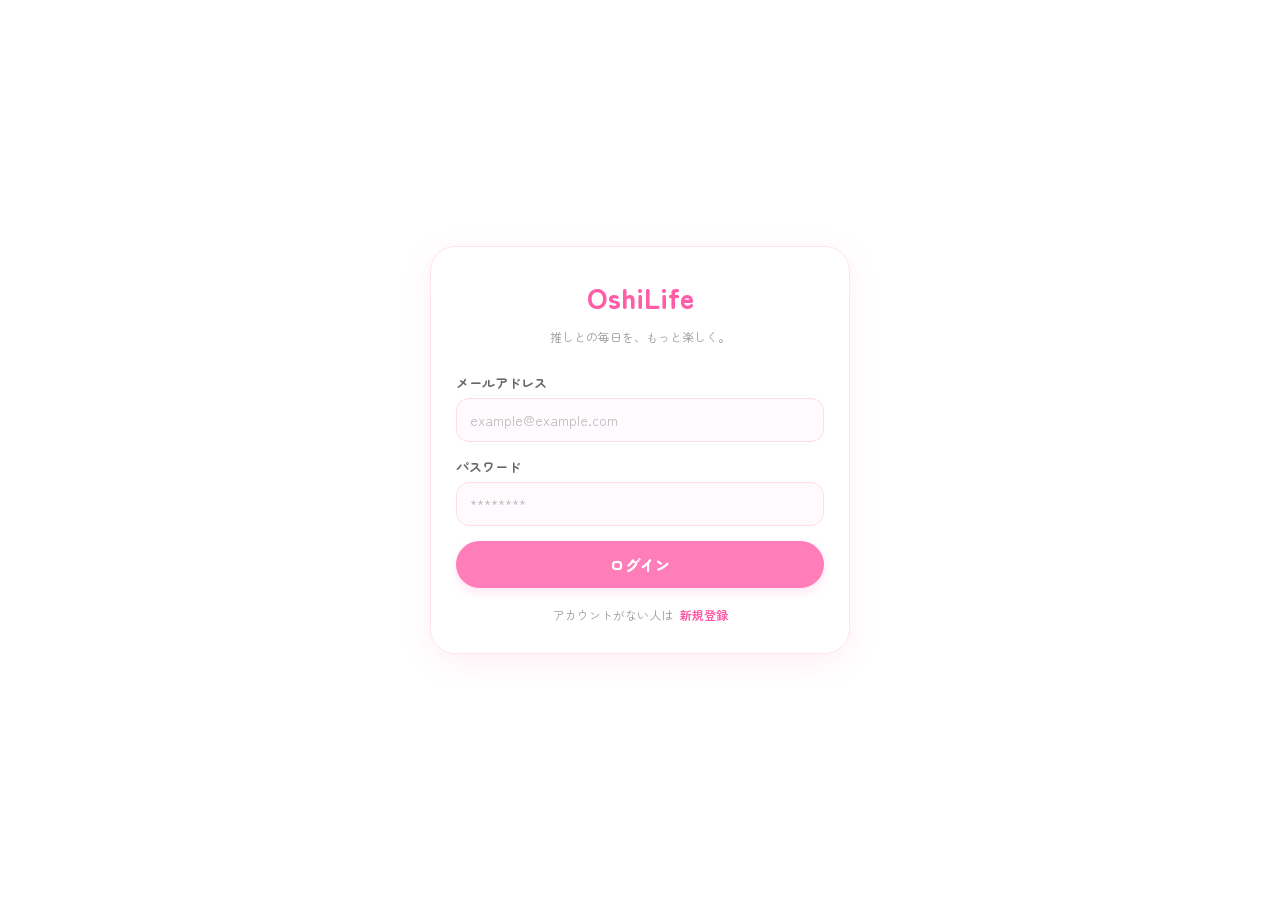
<file: templates/login.html>
<!DOCTYPE html>
<html lang="ja">
<head>
    <meta charset="UTF-8">
    <meta name="viewport" content="width=device-width, initial-scale=1.0">

    <title>OshiLog - ログイン</title>

    <!-- CSS -->
    <link rel="stylesheet" href="../css/style.css">

    <!-- Font Awesome -->
    <link rel="stylesheet"
        href="https://cdnjs.cloudflare.com/ajax/libs/font-awesome/6.4.0/css/all.min.css">

    <!-- Google Font -->
    <link href="https://fonts.googleapis.com/css2?family=Zen+Maru+Gothic:wght@400;700;900&display=swap"
        rel="stylesheet">
</head>

<body>

<div class="login-page">

    <div class="login-card">

        <h1 class="logo">
            OshiLife
        </h1>

        <p class="sub-title">
            推しとの毎日を、もっと楽しく。
        </p>

        <div class="form-group">

            <label>メールアドレス</label>

            <input
                type="email"
                id="login-email"
                placeholder="example@example.com">

        </div>

        <div class="form-group">

            <label>パスワード</label>

            <input
                type="password"
                id="login-password"
                placeholder="********">

        </div>

        <button
            class="cute-btn"
            onclick="login()">

            ログイン

        </button>

        <p class="register-link">

            アカウントがない人は

            <a href="register.html">

                新規登録

            </a>

        </p>

    </div>

</div>

<script src="../js/script.js"></script>

</body>
</html>
</file>
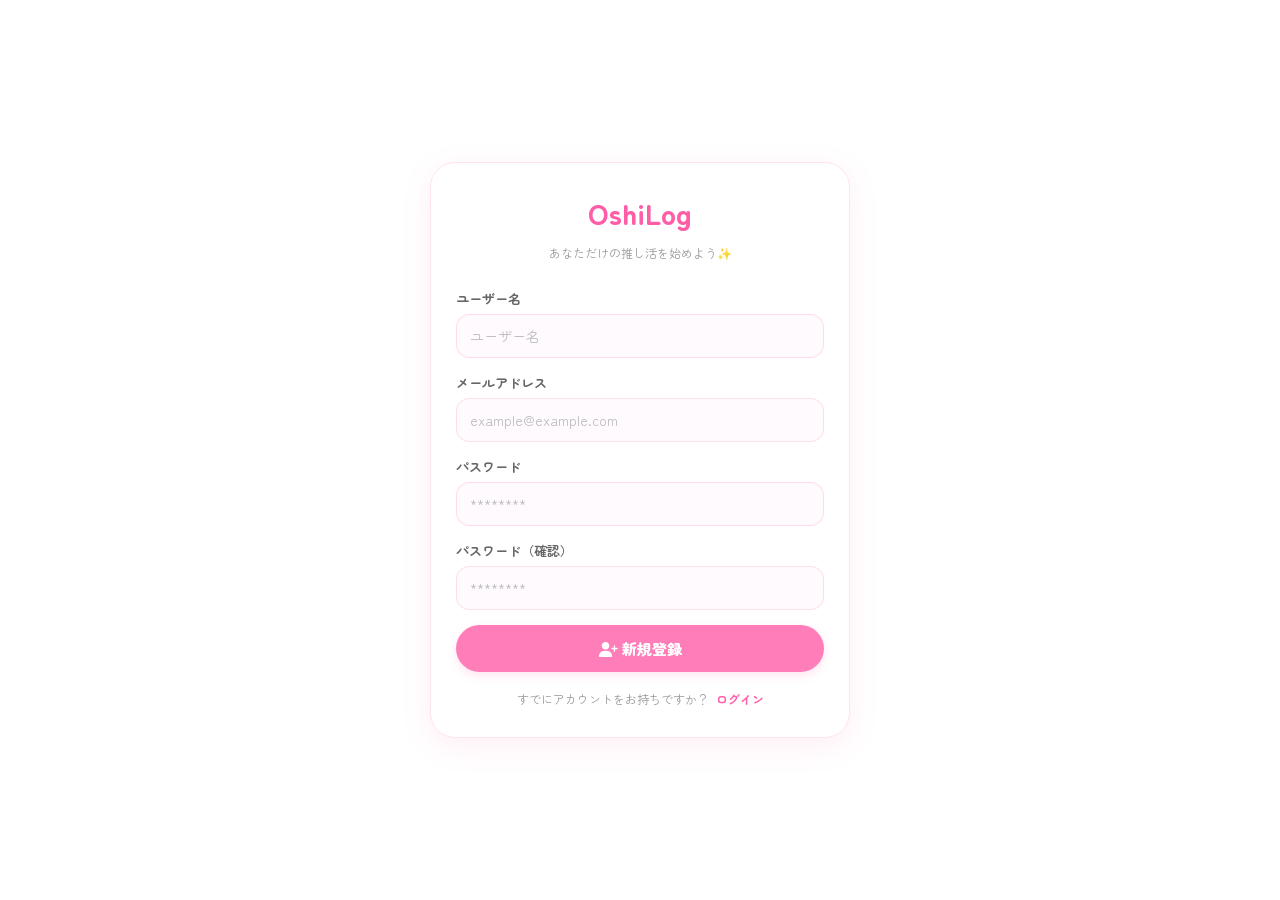
<file: templates/register.html>
<!DOCTYPE html>
<html lang="ja">

<head>
    <meta charset="UTF-8">
    <meta name="viewport" content="width=device-width, initial-scale=1.0">

    <title>OshiLog - 新規登録</title>

    <!-- CSS -->
    <link rel="stylesheet" href="../css/style.css">

    <!-- Font Awesome -->
    <link rel="stylesheet"
        href="https://cdnjs.cloudflare.com/ajax/libs/font-awesome/6.4.0/css/all.min.css">

    <!-- Google Font -->
    <link href="https://fonts.googleapis.com/css2?family=Zen+Maru+Gothic:wght@400;700;900&display=swap"
        rel="stylesheet">
</head>

<body>

    <div class="login-page">

        <div class="login-card">

            <!-- ロゴ -->
            <h1 class="logo">
                 OshiLog
            </h1>

            <p class="sub-title">
                あなただけの推し活を始めよう✨
            </p>


            <!-- ユーザー名 -->
            <div class="form-group">
                <label for="register-name">
                    ユーザー名
                </label>

                <input
                    type="text"
                    id="register-name"
                    placeholder="ユーザー名"
                    autocomplete="name">
            </div>


            <!-- メールアドレス -->
            <div class="form-group">
                <label for="register-email">
                    メールアドレス
                </label>

                <input
                    type="email"
                    id="register-email"
                    placeholder="example@example.com"
                    autocomplete="email">
            </div>


            <!-- パスワード -->
            <div class="form-group">
                <label for="register-password">
                    パスワード
                </label>

                <input
                    type="password"
                    id="register-password"
                    placeholder="********"
                    autocomplete="new-password">
            </div>


            <!-- パスワード確認 -->
            <div class="form-group">
                <label for="register-password2">
                    パスワード（確認）
                </label>

                <input
                    type="password"
                    id="register-password2"
                    placeholder="********"
                    autocomplete="new-password">
            </div>


            <!-- 新規登録ボタン -->
            <button
                type="button"
                class="cute-btn"
                onclick="register()">

                <i class="fa-solid fa-user-plus"></i>
                新規登録

            </button>


            <!-- ログイン画面へ -->
            <p class="register-link">

                すでにアカウントをお持ちですか？

                <a href="login.html">
                    ログイン
                </a>

            </p>

        </div>

    </div>


    <!-- JavaScript -->
    <script src="../js/script.js"></script>

</body>

</html>
</file>
<file: css/style.css>
/* =========================
   リセット
========================= */

*{
    box-sizing:border-box;
    margin:0;
    padding:0;
}

html{
    scroll-behavior:smooth;
}

body{
    font-family:"Zen Maru Gothic",sans-serif;

    /* 背景 */
    background-color:#fff5fa;
    background-position:center top;
    background-repeat:no-repeat;
    background-size:100% 100%;
    background-attachment:scroll;

    color:#555;
    min-height:100vh;
}

button,
input,
select,
textarea{
    font-family:inherit;
}

button{
    border:none;
    cursor:pointer;
}

a{
    color:inherit;
    text-decoration:none;
}

img{
    max-width:100%;
    display:block;
}


/* =========================
   アプリ全体
========================= */

.app-page{
    width:100%;
    max-width:500px;
    min-height:100vh;
    margin:0 auto;

    /* 背景画像を見せる */
    background:transparent;

    position:relative;
    padding-bottom:85px;
    overflow:hidden;
}

.main-content{
    padding:18px;
}


/* =========================
   ページヘッダー
========================= */

.page-header{
    width:100%;
    height:64px;
    display:flex;
    align-items:center;
    justify-content:space-between;
    padding:0 18px;

    background:rgba(255,255,255,.94);

    border-bottom:1px solid #ffe4ef;
    position:sticky;
    top:0;
    z-index:100;
}

.page-header h1{
    font-size:20px;
    font-weight:900;
    color:#ff5da8;
    text-align:center;
}

.page-header button{
    width:38px;
    height:38px;
    border-radius:50%;
    background:#fff0f7;
    color:#ff5da8;
    font-size:17px;
    transition:.2s;
}

.page-header button:hover{
    background:#ff7eb9;
    color:#fff;
}


/* =========================
   カード
========================= */

.cute-card{
    background:#fff;
    border-radius:22px;
    padding:20px;
    margin-bottom:18px;
    box-shadow:0 5px 18px rgba(255,126,185,.10);
    border:1px solid #ffe7f1;
}

.cute-card h2{
    color:#ff5da8;
    font-size:18px;
    font-weight:900;
    margin-bottom:14px;
}

.cute-card h3{
    color:#ff5da8;
    font-size:16px;
    margin-bottom:10px;
}

.cute-card p{
    line-height:1.7;
}


/* フォームの入力欄とボタンの間 */

.cute-card input + button,
.cute-card textarea + button,
.cute-card select + button{
    margin-top:10px;
}


/* ボタンが縦に並ぶ場合 */

.cute-card button + button{
    margin-top:10px;
}


/* =========================
   ボタン
========================= */

.cute-btn{
    width:100%;
    padding:13px 18px;
    border-radius:25px;
    background:#ff7eb9;
    color:#fff;
    font-size:15px;
    font-weight:900;
    box-shadow:0 4px 10px rgba(255,126,185,.20);
    transition:.2s;
}

.cute-btn:hover{
    background:#ff5da8;
    transform:translateY(-1px);
}

.cute-btn:active{
    transform:translateY(0);
}

.cute-btn.secondary{
    background:#fff0f7;
    color:#ff5da8;
}

.cute-btn.secondary:hover{
    background:#ffdbea;
}

.cute-btn.danger{
    background:#ff8f9f;
}

.cute-btn.small{
    width:auto;
    padding:8px 14px;
    font-size:12px;
}


/* =========================
   フォーム
========================= */

form{
    width:100%;
}

label{
    display:block;
    margin:13px 0 6px;
    color:#666;
    font-size:13px;
    font-weight:bold;
}

input,
select,
textarea{
    width:100%;
    border:1px solid #ffdce9;
    border-radius:13px;
    padding:11px 13px;
    background:#fffafd;
    color:#555;
    font-size:14px;
    outline:none;
    transition:.2s;
}

input:focus,
select:focus,
textarea:focus{
    border-color:#ff9bc5;
    box-shadow:0 0 0 3px rgba(255,155,197,.12);
    background:#fff;
}

textarea{
    resize:vertical;
    min-height:80px;
}

input::placeholder,
textarea::placeholder{
    color:#bbb;
}

select{
    appearance:auto;
}


/* =========================
   ホーム
========================= */

.home-header{
    padding:25px 20px 18px;
    text-align:center;
}

.home-header h1{
    color:#ff5da8;
    font-size:27px;
    font-weight:900;
}

.home-header p{
    margin-top:5px;
    color:#aaa;
    font-size:12px;
}

.home-welcome{
    background:linear-gradient(135deg,#fff0f7,#fff8fb);
    border-radius:25px;
    padding:22px;
    margin-bottom:18px;
    text-align:center;
}

.home-welcome h2{
    color:#ff5da8;
    font-size:20px;
    margin-bottom:7px;
}

.home-welcome p{
    color:#888;
    font-size:13px;
}


/* =========================
   ホーム メニュー
========================= */

.menu-grid{
    display:grid;
    grid-template-columns:repeat(2,1fr);
    gap:12px;
    margin-bottom:18px;
}

.menu-item{
    display:flex;
    flex-direction:column;
    align-items:center;
    justify-content:center;
    min-height:115px;
    padding:15px;
    border-radius:20px;
    background:#fff;
    border:1px solid #ffe2ee;
    box-shadow:0 4px 12px rgba(255,126,185,.08);
    color:#666;
    transition:.2s;
}

.menu-item:hover{
    transform:translateY(-3px);
    background:#fff8fc;
    box-shadow:0 7px 18px rgba(255,126,185,.14);
}

.menu-item i{
    font-size:28px;
    color:#ff7eb9;
    margin-bottom:9px;
}

.menu-item span{
    font-size:13px;
    font-weight:bold;
}


/* =========================
   ホーム 情報カード
========================= */

.home-info{
    display:flex;
    flex-direction:column;
    gap:12px;
}

.info-card{
    background:#fff;
    border:1px solid #ffe4ef;
    border-radius:20px;
    padding:16px;
}

.info-card-title{
    color:#ff5da8;
    font-size:14px;
    font-weight:bold;
    margin-bottom:7px;
}

.info-card-value{
    font-size:20px;
    color:#555;
    font-weight:900;
}


/* =========================
   推し関連
========================= */

.oshi-card{
    position:relative;
    overflow:hidden;
}

.oshi-name{
    color:#ff5da8;
    font-size:20px;
    font-weight:900;
}

.oshi-detail{
    margin-top:5px;
    color:#888;
    font-size:12px;
}

.oshi-list{
    display:flex;
    flex-direction:column;
    gap:10px;
}

.oshi-item{
    display:flex;
    align-items:center;
    justify-content:space-between;
    gap:10px;
    padding:12px;
    border-radius:15px;
    background:#fff8fc;
    border:1px solid #ffe5ef;
}

.oshi-item-info{
    flex:1;
    min-width:0;
}

.oshi-item-name{
    color:#ff5da8;
    font-weight:bold;
    font-size:14px;
}

.oshi-item-group{
    color:#999;
    font-size:11px;
    margin-top:3px;
}


/* =========================
   一覧
========================= */

.list-container{
    display:flex;
    flex-direction:column;
    gap:10px;
}

.list-card{
    position:relative;
    background:#fff8fc;
    border:1px solid #ffe3ef;
    border-radius:17px;
    padding:14px;
}

.list-card h3{
    color:#ff5da8;
    font-size:15px;
    margin-bottom:5px;
}

.list-card p{
    color:#666;
    font-size:12px;
    line-height:1.7;
}

.list-card .date{
    color:#aaa;
    font-size:11px;
    margin-bottom:5px;
}

.list-card .memo{
    margin-top:6px;
    white-space:pre-wrap;
}

.list-card-actions{
    display:flex;
    justify-content:flex-end;
    gap:7px;
    margin-top:10px;
}

.delete-btn{
    padding:7px 11px;
    border-radius:15px;
    background:#fff0f3;
    color:#ff7d91;
    font-size:11px;
}

.delete-btn:hover{
    background:#ffdce3;
}


/* =========================
   予定
========================= */

.schedule-item{
    background:#fff8fc;
    border-left:4px solid #ff7eb9;
    border-radius:15px;
    padding:13px;
    margin-bottom:10px;
}

.schedule-item h3{
    color:#ff5da8;
    font-size:15px;
}

.schedule-item .schedule-time{
    color:#888;
    font-size:12px;
    margin-top:4px;
}

.schedule-item .schedule-place{
    color:#888;
    font-size:12px;
    margin-top:3px;
}


/* =========================
   ログ
========================= */

.log-item{
    overflow:hidden;
}

.log-image{
    width:100%;
    max-height:250px;
    object-fit:cover;
    border-radius:15px;
    margin-bottom:12px;
}

.log-feeling{
    display:inline-block;
    padding:4px 10px;
    border-radius:15px;
    background:#f0e8ff;
    color:#8055d6;
    font-size:11px;
    font-weight:bold;
    margin-top:5px;
}


/* =========================
   グッズ
========================= */

.goods-item{
    display:flex;
    align-items:center;
    justify-content:space-between;
    gap:12px;
}

.goods-info{
    flex:1;
    min-width:0;
}

.goods-name{
    color:#ff5da8;
    font-size:15px;
    font-weight:bold;
}

.goods-category{
    display:inline-block;
    margin-top:4px;
    padding:3px 8px;
    border-radius:10px;
    background:#eafff1;
    color:#3e9d65;
    font-size:10px;
}

.goods-price{
    color:#666;
    font-weight:bold;
    font-size:13px;
}


/* =========================
   お金
========================= */

.money-summary{
    text-align:center;
    background:linear-gradient(135deg,#fff8e8,#fffdf6);
    border-radius:20px;
    padding:20px;
    margin-bottom:18px;
}

.money-summary-title{
    color:#bd8a16;
    font-size:13px;
    font-weight:bold;
}

#total-money{
    color:#bd8a16;
    font-size:28px;
    font-weight:900;
    margin-top:5px;
}

.money-item{
    border-left:4px solid #f0c95d;
    background:#fffaf0;
    border-radius:15px;
    padding:13px;
    margin-bottom:10px;
}

.money-item h3{
    color:#bd8a16;
}

.money-item-price{
    font-size:16px;
    font-weight:900;
    color:#777;
}


/* =========================
   プロフィール
========================= */

.profile-card{
    text-align:center;
}

.profile-image-wrap{
    width:100px;
    height:100px;
    margin:5px auto 15px;
    border-radius:50%;
    overflow:hidden;
    background:#fff0f7;
    border:4px solid #ffd4e6;
}

.profile-image-wrap img{
    width:100%;
    height:100%;
    object-fit:cover;
}

.profile-name{
    color:#ff5da8;
    font-size:20px;
    font-weight:900;
}

.profile-message{
    color:#999;
    font-size:12px;
    margin-top:4px;
}


/* =========================
   タブバー
========================= */

.tab-bar{
    position:fixed;
    bottom:0;
    left:50%;
    transform:translateX(-50%);
    width:100%;
    max-width:500px;
    height:70px;

    display:flex;
    align-items:center;
    justify-content:space-around;

    background:rgba(255,255,255,.97);

    border-top:1px solid #ffe0ec;
    box-shadow:0 -5px 18px rgba(255,126,185,.08);

    z-index:1000;
}

.tab{
    flex:1;
    height:100%;
    display:flex;
    flex-direction:column;
    align-items:center;
    justify-content:center;
    gap:4px;
    color:#aaa;
    font-size:10px;
    transition:.2s;
}

.tab i{
    font-size:19px;
}

.tab:hover{
    color:#ff7eb9;
}

.tab.active{
    color:#ff5da8;
    font-weight:bold;
}

.tab.active i{
    transform:translateY(-1px);
}


/* =========================
   タブレット・PC
========================= */

@media screen and (min-width:501px){

    body{
        background-color:#ffeef6;
    }

    .app-page{
        box-shadow:0 0 35px rgba(255,100,160,.10);
    }

}


/* =========================================================
   OshiLiFE カレンダー
========================================================= */

#calendar{
    width:100%;
    margin-bottom:20px;
}

.ol-calendar{
    width:100%;
    background:#fff;
    border-radius:20px;
    overflow:hidden;
}


/* カレンダーヘッダー */

.ol-calendar-header{
    display:flex;
    align-items:center;
    justify-content:space-between;
    padding:10px 5px 18px;
}

.ol-calendar-title{
    color:#ff5da8;
    font-size:22px;
    font-weight:bold;
}

.ol-calendar-nav{
    display:flex;
    gap:8px;
}

.ol-calendar-nav button{
    width:38px;
    height:38px;
    border-radius:50%;
    background:#fff0f7;
    color:#ff5da8;
    font-size:18px;
    font-weight:bold;
    transition:.2s;
}

.ol-calendar-nav button:hover{
    background:#ff7eb9;
    color:#fff;
}

.ol-today-btn{
    padding:7px 13px;
    border-radius:20px;
    background:#ff7eb9;
    color:#fff;
    font-size:13px;
    font-weight:bold;
}


/* 曜日 */

.ol-calendar-weekdays{
    display:grid;
    grid-template-columns:repeat(7,1fr);
    background:#fff3f9;
    border-radius:12px 12px 0 0;
    overflow:hidden;
}

.ol-weekday{
    text-align:center;
    padding:10px 0;
    font-size:12px;
    font-weight:bold;
    color:#888;
}

.ol-weekday:first-child{
    color:#ff7b9c;
}

.ol-weekday:last-child{
    color:#7ea7ff;
}


/* 日付グリッド */

.ol-calendar-grid{
    display:grid;
    grid-template-columns:repeat(7,1fr);
    border-left:1px solid #ffe3ef;
    border-top:1px solid #ffe3ef;
}


/* 日付セル */

.ol-calendar-day{
    position:relative;
    min-height:92px;
    padding:7px 5px;
    background:#fff;
    border-right:1px solid #ffe3ef;
    border-bottom:1px solid #ffe3ef;
    cursor:pointer;
    transition:.15s;
}

.ol-calendar-day:hover{
    background:#fff8fc;
}

.ol-calendar-day.empty{
    background:#fffafd;
    cursor:default;
}


/* 日付 */

.ol-calendar-number{
    display:flex;
    align-items:center;
    justify-content:center;
    width:27px;
    height:27px;
    border-radius:50%;
    font-size:13px;
    color:#555;
    margin-bottom:4px;
}


/* 今日 */

.ol-calendar-day.today .ol-calendar-number{
    background:#ff7eb9;
    color:#fff;
    font-weight:bold;
}


/* 選択中 */

.ol-calendar-day.selected{
    background:#fff5fa;
}

.ol-calendar-day.selected .ol-calendar-number{
    box-shadow:0 0 0 2px #ffb5d5;
}


/* 日曜 */

.ol-calendar-day.sunday .ol-calendar-number{
    color:#ff7b9c;
}


/* 土曜 */

.ol-calendar-day.saturday .ol-calendar-number{
    color:#7ea7ff;
}


/* 今日＋曜日 */

.ol-calendar-day.today.sunday .ol-calendar-number,
.ol-calendar-day.today.saturday .ol-calendar-number{
    color:#fff;
}


/* イベント */

.ol-calendar-events{
    display:flex;
    flex-direction:column;
    gap:3px;
}


/* イベントバー */

.ol-calendar-event{
    width:100%;
    padding:4px 5px;
    border-radius:7px;
    background:#ffd6e9;
    color:#ff4f9a;
    font-size:10px;
    font-weight:bold;
    line-height:1.3;
    overflow:hidden;
    white-space:nowrap;
    text-overflow:ellipsis;
}


/* 種類ごとの色 */

.ol-event-schedule{
    background:#ffe0ed;
    color:#ff4f9a;
}

.ol-event-log{
    background:#e9ddff;
    color:#8055d6;
}

.ol-event-goods{
    background:#dff7e9;
    color:#3e9d65;
}

.ol-event-money{
    background:#fff0c9;
    color:#bd8a16;
}


/* 件数 */

.ol-calendar-more{
    font-size:9px;
    color:#999;
    text-align:center;
    margin-top:2px;
}


/* =========================================================
   カレンダー日付モーダル
========================================================= */

.ol-calendar-modal{
    position:fixed;
    inset:0;
    z-index:9999;
    display:none;
    align-items:center;
    justify-content:center;
    padding:20px;
    background:rgba(0,0,0,.35);
}

.ol-calendar-modal.show{
    display:flex;
}

.ol-calendar-modal-box{
    width:100%;
    max-width:430px;
    max-height:85vh;
    overflow-y:auto;
    background:#fff;
    border-radius:25px;
    padding:22px;
    box-shadow:0 10px 35px rgba(0,0,0,.15);
    animation:calendarModalUp .25s ease;
}

@keyframes calendarModalUp{

    from{
        opacity:0;
        transform:translateY(20px) scale(.97);
    }

    to{
        opacity:1;
        transform:translateY(0) scale(1);
    }

}


/* モーダルヘッダー */

.ol-calendar-modal-header{
    display:flex;
    justify-content:space-between;
    align-items:center;
    margin-bottom:18px;
}

.ol-calendar-modal-date{
    color:#ff5da8;
    font-size:20px;
    font-weight:bold;
}

.ol-calendar-modal-close{
    width:35px;
    height:35px;
    border-radius:50%;
    background:#fff0f7;
    color:#ff5da8;
    font-size:20px;
}


/* 記録一覧 */

.ol-calendar-record{
    background:#fff8fc;
    border-radius:15px;
    padding:13px;
    margin-bottom:10px;
}

.ol-calendar-record-title{
    font-weight:bold;
    color:#ff5da8;
    margin-bottom:5px;
}

.ol-calendar-record-info{
    font-size:13px;
    color:#666;
    line-height:1.6;
}


/* 追加ボタン */

.ol-calendar-add-btn{
    width:100%;
    padding:13px;
    border-radius:25px;
    background:#ff7eb9;
    color:#fff;
    font-size:15px;
    font-weight:bold;
    margin-top:8px;
}

.ol-calendar-add-btn:hover{
    background:#ff5da8;
}


/* モーダル内フォーム */

.ol-calendar-form{
    margin-top:18px;
    padding-top:18px;
    border-top:2px dashed #ffd8ec;
}

.ol-calendar-form h3{
    color:#ff5da8;
    margin-bottom:15px;
}

.ol-calendar-form label{
    margin-top:8px;
}

.ol-calendar-form button{
    width:100%;
    padding:12px;
    border-radius:22px;
    background:#ff7eb9;
    color:#fff;
    font-weight:bold;
}

.ol-calendar-cancel-btn{
    background:#eee !important;
    color:#666 !important;
    margin-top:8px;
}


/* =========================================================
   カレンダー レスポンシブ
========================================================= */

@media screen and (max-width:480px){

    .ol-calendar-title{
        font-size:19px;
    }

    .ol-calendar-day{
        min-height:75px;
        padding:5px 3px;
    }

    .ol-calendar-number{
        width:24px;
        height:24px;
        font-size:11px;
    }

    .ol-calendar-event{
        padding:3px;
        font-size:8px;
        border-radius:5px;
    }

    .ol-weekday{
        padding:8px 0;
        font-size:10px;
    }

}


/* =========================================================
   カレンダーをカード内で綺麗に表示
========================================================= */

.calendar-card{
    padding:18px;
}

.calendar-page-title{
    text-align:center;
    margin-bottom:15px;
}

.calendar-page-title h2{
    margin-bottom:5px;
}

.calendar-page-title p{
    color:#aaa;
    font-size:11px;
}


/* =========================================================
   アニメーション
========================================================= */

@keyframes fadeIn{

    from{
        opacity:0;
        transform:translateY(8px);
    }

    to{
        opacity:1;
        transform:translateY(0);
    }

}

.fade-in{
    animation:fadeIn .3s ease;
}


/* =========================================================
   空データ表示
========================================================= */

.empty-message{
    text-align:center;
    padding:25px 10px;
    color:#aaa;
    font-size:13px;
}

.empty-message i{
    display:block;
    color:#ffc0d9;
    font-size:30px;
    margin-bottom:8px;
}


/* =========================
   ホーム画面 ヘッダー
========================= */

.top-header{
    width:100%;
    display:flex;
    align-items:center;
    justify-content:space-between;
    padding:18px 20px;
    box-sizing:border-box;
}

.home-logo h1{
    margin:0;
    font-size:24px;
    font-weight:900;
}

.home-profile-link{
    width:46px;
    height:46px;
    display:flex;
    align-items:center;
    justify-content:center;
    text-decoration:none;
}

.home-profile-link .profile-icon{
    width:44px;
    height:44px;
    border-radius:50%;
    object-fit:cover;
    border:3px solid #ffffff;
    box-shadow:0 2px 8px rgba(0,0,0,.12);
    cursor:pointer;
    transition:transform .2s ease;
}

.home-profile-link .profile-icon:hover{
    transform:scale(1.06);
}

/* =========================
   ログイン画面
========================= */

.login-page{
    min-height:100vh;
    width:100%;

    display:flex;
    align-items:center;
    justify-content:center;

    padding:20px;

    /* ログイン画面は白背景 */
    background:#fff;
}

.login-card{
    width:100%;
    max-width:420px;

    background:#fff;

    border-radius:25px;
    padding:30px 25px;

    box-shadow:0 8px 30px rgba(255,126,185,.12);
    border:1px solid #ffe4ef;
}

.login-card .logo{
    text-align:center;
    color:#ff5da8;
    font-size:28px;
    font-weight:900;
    margin-bottom:10px;
}

.login-card .sub-title{
    text-align:center;
    color:#999;
    font-size:12px;
    line-height:1.7;
    margin-bottom:25px;
}

.login-card .form-group{
    margin-bottom:15px;
}

.login-card label{
    margin-top:0;
}

.register-link{
    text-align:center;
    margin-top:18px;
    color:#999;
    font-size:12px;
}

.register-link a{
    color:#ff5da8;
    font-weight:bold;
    margin-left:4px;
}

.register-link a:hover{
    text-decoration:underline;
}


/* =========================
   カレンダーの列幅を完全に均等にする
========================= */

.ol-calendar-grid {
    display: grid;
    grid-template-columns: repeat(7, minmax(0, 1fr));
    width: 100%;
}

/* 各日付セル */
.ol-calendar-day {
    min-width: 0;
    width: 100%;
    box-sizing: border-box;
    overflow: hidden;
}

/* 予定 */
.ol-calendar-event {
    min-width: 0;
    max-width: 100%;
    width: 100%;
    box-sizing: border-box;

    overflow: hidden;
    white-space: nowrap;
    text-overflow: ellipsis;
}

/* 予定の文字 */
.ol-calendar-event span,
.ol-calendar-event div {
    min-width: 0;
    max-width: 100%;
    overflow: hidden;
    white-space: nowrap;
    text-overflow: ellipsis;
}

/* ============================================================
   お金集計
============================================================ */

.money-summary-card {
    margin-top: 20px;
}


.money-summary-tabs {
    display: flex;
    gap: 8px;
    margin: 15px 0 20px;
}


.money-summary-tab {
    flex: 1;
    border: none;
    border-radius: 999px;
    padding: 10px 8px;
    background: #f5f5f5;
    color: #777;
    font-family: inherit;
    font-weight: 700;
    cursor: pointer;
}


.money-summary-tab.active {
    background: #ffb6d9;
    color: white;
}


.money-summary-content {
    width: 100%;
}


.money-summary-label {
    margin: 0 0 5px;
    color: #888;
    font-size: 14px;
}


.money-summary-content h1 {
    margin: 0 0 10px;
    font-size: 32px;
}


/* 月別 */

.monthly-money-item {
    margin-bottom: 14px;
}


.monthly-money-header {
    display: flex;
    justify-content: space-between;
    align-items: center;
    margin-bottom: 5px;
}


.monthly-money-header span {
    font-weight: 700;
}


.monthly-money-header strong {
    font-size: 14px;
}


.monthly-money-bar {
    width: 100%;
    height: 12px;
    background: #f1f1f1;
    border-radius: 999px;
    overflow: hidden;
}


.monthly-money-bar-fill {
    height: 100%;
    background: #ffb6d9;
    border-radius: 999px;
    min-width: 0;
}


/* 年間カテゴリー */

.year-category-title {
    margin-top: 20px;
    margin-bottom: 10px;
    font-weight: 700;
}


.year-category-item {
    display: flex;
    justify-content: space-between;
    align-items: center;
    padding: 11px 0;
    border-bottom: 1px solid #f0f0f0;
}


.year-category-item span {
    color: #555;
}


.year-category-item strong {
    font-size: 15px;
}


.money-empty {
    text-align: center;
    color: #999;
    padding: 20px 0;
}

/* ============================================================
   年度選択
============================================================ */

.money-year-select {
    margin: 10px 0 20px;
}

.money-year-select label {
    display: block;
    margin-bottom: 7px;
    font-size: 14px;
    font-weight: 700;
}

.money-year-select select {
    width: 100%;
    box-sizing: border-box;
    padding: 10px 12px;
    border: 1px solid #eee;
    border-radius: 12px;
    background: #fff;
    font-family: inherit;
    font-size: 15px;
    cursor: pointer;
}

/* スマホ */

@media screen and (max-width:480px){

    .login-page{
        min-height:100vh;
        padding:18px;
        background:#fff;
    }

    .login-card{
        padding:25px 20px;
        border-radius:22px;
    }

    .login-card .logo{
        font-size:25px;
    }

}

/* =========================================================
   スマホ全体調整
========================================================= */

@media screen and (max-width:480px){

    body{
        background-color:#fff5fa;

        /* スマホでも画面全体 */
        background-size:100% 100%;
        background-position:center top;
        background-repeat:no-repeat;
        background-attachment:scroll;
    }

    .app-page{
        background:transparent;
    }

    .main-content{
        padding:14px;
    }

    .cute-card{
        padding:16px;
        border-radius:19px;
    }

    .cute-card h2{
        font-size:17px;
    }

    .page-header{
        height:58px;
    }

    .page-header h1{
        font-size:18px;
    }

    .menu-grid{
        gap:9px;
    }

    .menu-item{
        min-height:105px;
    }

    .menu-item i{
        font-size:24px;
    }

    .tab-bar{
        height:66px;
    }

}
</file>
